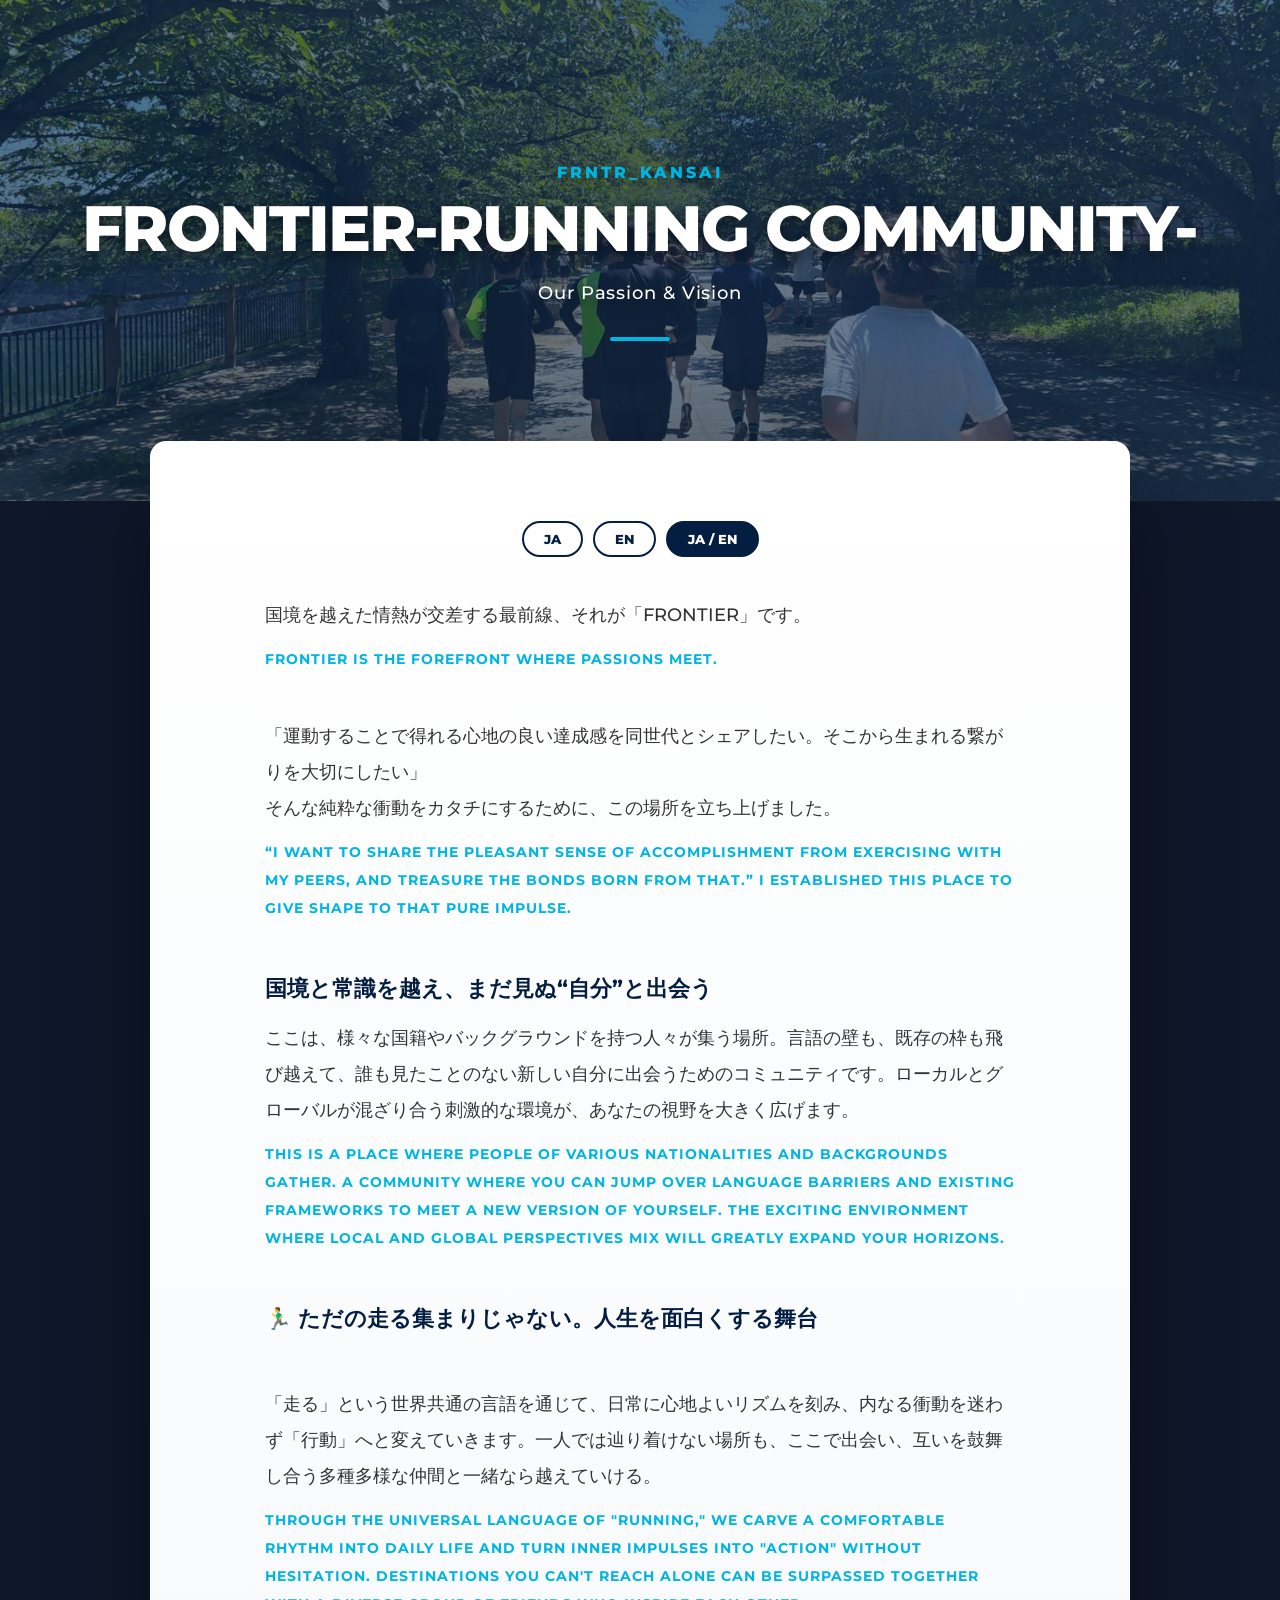
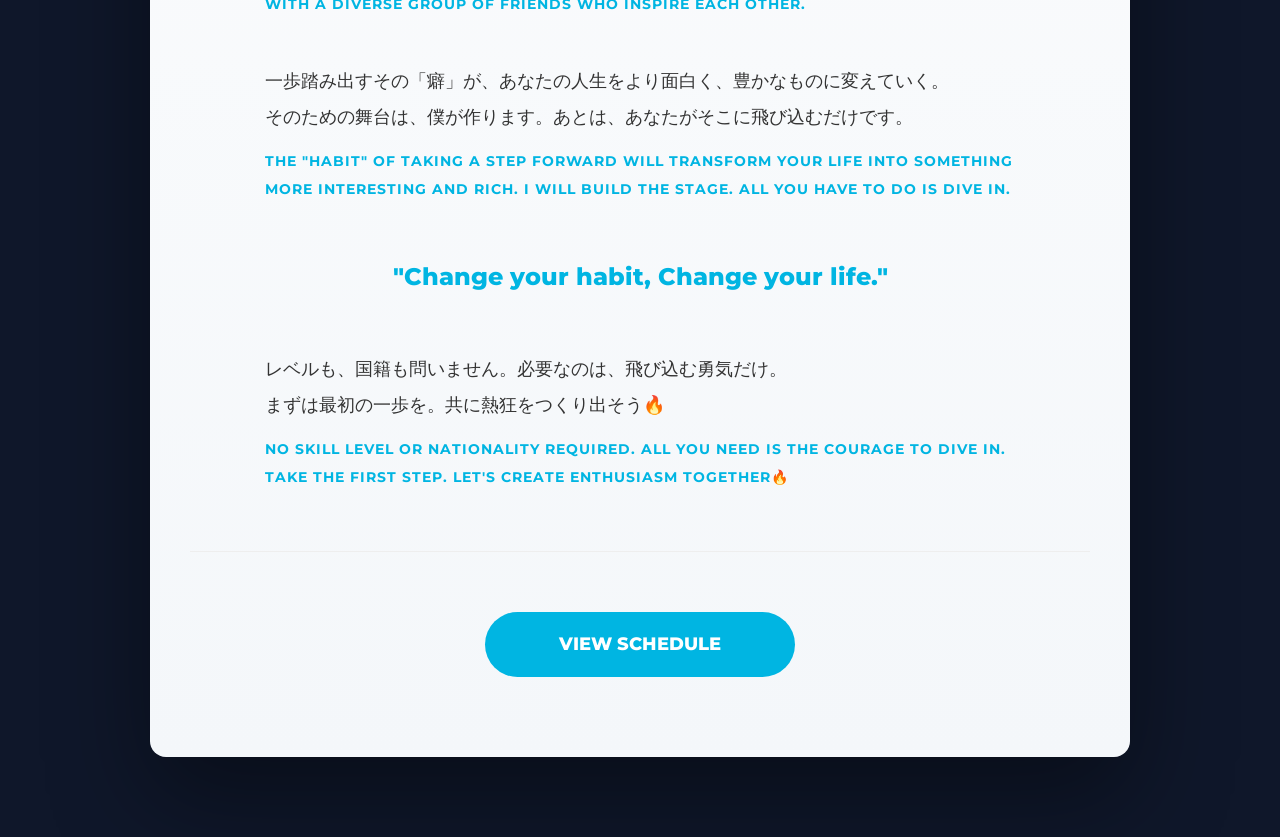
<file: what-is-frontier.html>
<!DOCTYPE html>
<html lang="ja">
<head>
    <meta charset="UTF-8">
    <meta name="viewport" content="width=device-width, initial-scale=1.0">
    <title>What is FRONTIER</title>
    <meta name="description" content="About our passion and vision. Learn what drives the Frontier community.">
    <link rel="stylesheet" href="style.css">
    <link href="https://fonts.googleapis.com/css2?family=Montserrat:wght@500;800&display=swap" rel="stylesheet">
    <style>
        .content-body { padding: 80px 40px; }
        .purpose-page-text { color: #333; text-align: left; max-width: 750px; margin: 0 auto; line-height: 2.0; }
        .purpose-page-text p { 
            margin-bottom: 45px; 
            font-size: 18px; 
            font-weight: 500; 
        }
        .purpose-page-text strong { color: var(--primary-navy); font-size: 1.2em; display: block; margin-bottom: 10px; }
        .purpose-page-text small { color: #00b5e2; font-size: 14px; font-weight: 700; display: block; margin-top: 12px; text-transform: uppercase; letter-spacing: 1px; }
        .back-nav { margin-top: 60px; border-top: 1px solid #eee; padding-top: 30px; }

        /* 共通CSSの待機時間(2.5s〜)を上書きして、ページ表示後すぐに出現させる */
        header .brand-tag { animation-delay: 0.1s; }
        header h1 { animation-delay: 0.2s; }
        header .subtitle { animation-delay: 0.3s; }

        /* 言語切り替えボタンのスタイル */
        .lang-switch { display: flex; justify-content: center; gap: 10px; margin-bottom: 40px; }
        .lang-btn { 
            padding: 8px 20px; border: 2px solid #041e42; background: transparent; 
            color: #041e42; font-family: 'Montserrat', sans-serif; font-weight: 800; 
            cursor: pointer; border-radius: 25px; transition: 0.3s; font-size: 13px;
        }
        .lang-btn.active { background: #041e42; color: white; }

        /* 表示制御ロジック */
        .content-body[data-lang="ja"] .lang-en { display: none; }
        .content-body[data-lang="en"] .lang-ja { display: none; }
        .content-body[data-lang="en"] .lang-en small { 
            font-size: 18px; color: #333; margin-top: 0; line-height: 1.8; text-transform: none;
        }
        /* BOTHの場合は既存のスタイル（対訳形式）を維持 */
        .content-body[data-lang="both"] .lang-en br { display: block; }
        .content-body[data-lang="ja"] br, .content-body[data-lang="en"] br { display: none; }
    </style>
</head>
<body>
    <header style="background-image: linear-gradient(rgba(4, 30, 66, 0.6), rgba(4, 30, 66, 0.6)), url('S__71516164_0.jpg'); animation: none;">
        <div class="brand-tag">frntr_kansai</div>
        <h1>FRONTIER-running community-</h1>
        <p class="subtitle">Our Passion & Vision</p>
    </header>

    <div class="container content-body">
        <!-- 言語切り替えトグル -->
        <div class="lang-switch reveal">
            <button class="lang-btn" data-lang-set="ja" onclick="setLanguage('ja')">JA</button>
            <button class="lang-btn" data-lang-set="en" onclick="setLanguage('en')">EN</button>
            <button class="lang-btn active" data-lang-set="both" onclick="setLanguage('both')">JA / EN</button>
        </div>

        <div id="text-content" class="purpose-page-text reveal">
            <p>
                <span class="lang-ja">国境を越えた情熱が交差する最前線、それが「FRONTIER」です。</span>
                <span class="lang-en"><br><small>Frontier is the forefront where passions meet.</small></span>
            </p>
            
            <p>
                <span class="lang-ja">「運動することで得れる心地の良い達成感を同世代とシェアしたい。そこから生まれる繋がりを大切にしたい」<br>

                そんな純粋な衝動をカタチにするために、この場所を立ち上げました。</span>
                <span class="lang-en"><br><small>“I want to share the pleasant sense of accomplishment from exercising with my peers, and treasure the bonds born from that.” I established this place to give shape to that pure impulse.</small></span>
            </p>
            
            <p>
                <span class="lang-ja"><strong> 国境と常識を越え、まだ見ぬ“自分”と出会う</strong>
                ここは、様々な国籍やバックグラウンドを持つ人々が集う場所。言語の壁も、既存の枠も飛び越えて、誰も見たことのない新しい自分に出会うためのコミュニティです。ローカルとグローバルが混ざり合う刺激的な環境が、あなたの視野を大きく広げます。</span>
                <span class="lang-en"><br><small>This is a place where people of various nationalities and backgrounds gather. A community where you can jump over language barriers and existing frameworks to meet a new version of yourself. The exciting environment where local and global perspectives mix will greatly expand your horizons.</small></span>
            </p>
            
            <p>
                <span class="lang-ja"><strong>🏃‍♂️ ただの走る集まりじゃない。人生を面白くする舞台</strong><br>
                「走る」という世界共通の言語を通じて、日常に心地よいリズムを刻み、内なる衝動を迷わず「行動」へと変えていきます。一人では辿り着けない場所も、ここで出会い、互いを鼓舞し合う多種多様な仲間と一緒なら越えていける。</span>
                <span class="lang-en"><br><small>Through the universal language of "running," we carve a comfortable rhythm into daily life and turn inner impulses into "action" without hesitation. Destinations you can't reach alone can be surpassed together with a diverse group of friends who inspire each other.</small></span>
            </p>

            <p>
                <span class="lang-ja">一歩踏み出すその「癖」が、あなたの人生をより面白く、豊かなものに変えていく。<br>
                そのための舞台は、僕が作ります。あとは、あなたがそこに飛び込むだけです。</span>
                <span class="lang-en"><br><small>The "habit" of taking a step forward will transform your life into something more interesting and rich. I will build the stage. All you have to do is dive in.</small></span>
            </p>
            
            <p style="font-size: 24px; font-weight: 800; color: #00b5e2; text-align: center; margin: 50px 0;">"Change your habit, Change your life."</p>
            
            <p>
                <span class="lang-ja">レベルも、国籍も問いません。必要なのは、飛び込む勇気だけ。<br>
                まずは最初の一歩を。共に熱狂をつくり出そう🔥</span>
                <span class="lang-en"><br><small>No skill level or nationality required. All you need is the courage to dive in. Take the first step. Let's create enthusiasm together🔥</small></span>
            </p>
        </div>

        <div class="back-nav" style="text-align: center;">
            <a href="index.html" class="btn">View Schedule</a>
        </div>
    </div>

    <script>
        const observer = new IntersectionObserver((entries) => {
            entries.forEach(entry => {
                if (entry.isIntersecting) {
                    entry.target.classList.add('active');
                }
            });
        }, { threshold: 0.1 });

        document.querySelectorAll('.reveal').forEach(el => observer.observe(el));

        // 言語切り替えロジック
        function setLanguage(lang) {
            const contentBody = document.querySelector('.content-body');
            contentBody.setAttribute('data-lang', lang);
            
            // ボタンの活性状態を更新
            document.querySelectorAll('.lang-btn').forEach(btn => {
                btn.classList.toggle('active', btn.getAttribute('data-lang-set') === lang);
            });

            // 設定を保存
            localStorage.setItem('frontier_lang', lang);
        }

        // 初期読み込み時に保存された設定を適用
        window.addEventListener('DOMContentLoaded', () => {
            const savedLang = localStorage.getItem('frontier_lang') || 'both';
            setLanguage(savedLang);
        });
    </script>
</body>
</html>
</file>
<file: style.css>
:root {
    --primary-navy: #041e42;
    --accent-blue: #00b5e2;
    --bg-light: #f8f9fa;
    --text-dark: #333;
    --transition-speed: 0.6s;
}

body {
    font-family: 'Montserrat', 'Helvetica Neue', Arial, 'Hiragino Kaku Gothic ProN', "Meiryo", sans-serif;
    font-display: swap;
    margin: 0;
    padding: 0;
    background-color: #0f172a; /* 視認性を高めた深めのネイビー */
    color: var(--text-dark);
    line-height: 1.6;
    overflow-x: hidden;
    scroll-behavior: smooth;
}
header {
    background-color: var(--primary-navy);
    background-image: linear-gradient(rgba(4, 30, 66, 0.4), rgba(4, 30, 66, 0.4)), url('S__71516164_0.jpg');
    background-size: cover;
    background-position: center;
    color: white;
    text-align: center;
    padding: 160px 20px;
    text-transform: uppercase;
    position: relative;
    overflow: hidden;
}

header::before {
    content: '';
    position: absolute;
    top: 0;
    left: 0;
    right: 0;
    bottom: 0;
    background-image: linear-gradient(rgba(4, 30, 66, 0.4), rgba(4, 30, 66, 0.4)), url('S__71712775.jpg');
    background-size: cover;
    background-position: center;
    z-index: 0;
    opacity: 0;
    animation: headerFade 12s infinite;
}

@keyframes headerFade {
    0%, 45% { opacity: 0; }
    55%, 90% { opacity: 1; }
    100% { opacity: 0; }
}

header::after {
    content: '';
    display: block;
    width: 60px;
    height: 4px;
    background: var(--accent-blue);
    margin: 30px auto 0;
    border-radius: 2px;
    position: relative;
    z-index: 1;
}

/* Entrance Animations */
header .brand-tag, header h1, header .subtitle, header .header-controls {
    animation: fadeDown 1s ease-out forwards;
    opacity: 0;
    text-shadow: 0 4px 15px rgba(0,0,0,0.5);
    position: relative;
    z-index: 1;
    pointer-events: none; /* アニメーション完了までクリック不可 */
}
/* カーテンが上がる2.2s〜3.0sに合わせて開始 */
header .brand-tag { animation-delay: 2.5s; }
header h1 { animation-delay: 2.7s; }
header .subtitle { animation-delay: 2.9s; }
header .header-controls { animation-delay: 3.1s; }

@keyframes fadeDown {
    from { opacity: 0; transform: translateY(-20px); }
    to { opacity: 1; transform: translateY(0); pointer-events: auto; }
}
.brand-tag { font-size: 16px; font-weight: 800; color: var(--accent-blue); letter-spacing: 3px; margin-bottom: 10px; }
h1 { margin: 0; font-size: clamp(32px, 8vw, 64px); font-weight: 800; letter-spacing: -0.03em; line-height: 1.0; }
.subtitle { font-size: 18px; margin-top: 20px; opacity: 0.9; font-weight: 500; line-height: 1.5; text-transform: none; letter-spacing: 0.05em; }

.header-controls {
    margin-top: 30px;
    display: flex;
    flex-direction: column;
    align-items: center;
    gap: 15px;
}
.info-toggle {
    background: transparent;
    border: 1px solid rgba(255, 255, 255, 0.4);
    color: white;
    padding: 12px 30px;
    border-radius: 20px;
    cursor: pointer;
    font-family: inherit;
    font-size: 12px;
    letter-spacing: 1px;
    transition: all 0.4s cubic-bezier(0.165, 0.84, 0.44, 1);
}
.info-toggle:hover { background: white; color: var(--primary-navy); transform: scale(1.05); }

.section-title {
    color: var(--primary-navy);
    font-size: 28px;
    margin-bottom: 40px;
    font-weight: 800;
    text-transform: uppercase;
    text-align: center;
    letter-spacing: 2px;
}

.container {
    max-width: 900px;
    margin: -60px auto 80px;
    /* 単なる白から、清潔感のある非常に薄い青のグラデーションへ */
    background: linear-gradient(180deg, #ffffff 0%, #f4f7fa 100%);
    padding: 60px 40px;
    border-radius: 16px;
    box-shadow: 0 40px 100px rgba(0, 0, 0, 0.4);
    position: relative;
    z-index: 10;
}

.event-date-section {
    display: flex;
    align-items: center;
    padding: 20px;
    margin-bottom: 20px;
    border-radius: 12px;
    background: white; /* カード本体を純白にして浮かび上がらせる */
    border: 1px solid rgba(0, 181, 226, 0.05);
    border-left: 6px solid transparent; /* ホバー時のアクセント用 */
    gap: 20px;
    transition: all 0.3s ease;
}
.event-date-section:hover {
    transform: translateX(10px) translateY(-5px);
    border-left-color: var(--accent-blue);
    box-shadow: 20px 20px 40px rgba(0, 0, 0, 0.1);
}

.date-badge {
    min-width: 90px;
    padding: 15px 10px;
    background: var(--bg-light);
    border-radius: 10px;
    text-align: center;
    font-size: 24px;
    font-weight: 800;
    color: var(--primary-navy);
    line-height: 1;
    transition: all 0.3s ease;
}
.date-badge span {
    display: block;
    font-size: 12px;
    color: var(--accent-blue);
    margin-top: 5px;
}
.event-date-section:hover .date-badge { background: var(--primary-navy); color: white; }

.event-content { flex-grow: 1; }
.event-content h3 { margin: 0; font-size: 20px; color: var(--primary-navy); display: flex; align-items: baseline; gap: 8px; }
.event-content h3 small { font-size: 12px; color: #666; }
.event-description { margin: 5px 0 10px; font-size: 15px; color: #444; }

.event-image {
    width: 150px;
    height: 100px;
    flex-shrink: 0;
    border-radius: 8px;
    overflow: hidden;
    box-shadow: 0 4px 10px rgba(0,0,0,0.1);
}
.event-image img {
    width: 100%;
    height: 100%;
    object-fit: cover;
    transition: transform 0.5s ease;
}
.event-date-section:hover .event-image img { transform: scale(1.1); }

/* Community Mood Carousel */
.mood-carousel-container {
    width: 100%;
    overflow: hidden;
    background: rgba(0, 0, 0, 0.2); /* 少し背景を透かして馴染ませる */
    padding: 40px 0;
    margin: 40px 0 80px 0;
    position: relative;
}
.carousel-track {
    display: flex;
    width: calc(300px * 8); /* 4枚 × 2セット */
    animation: scroll 20s linear infinite;
}
.carousel-item {
    width: 300px;
    height: 200px;
    flex-shrink: 0;
    padding: 0 10px;
}
.carousel-item img {
    width: 100%;
    height: 100%;
    object-fit: cover;
    border-radius: 10px;
    filter: grayscale(0.3);
    transition: 0.3s;
}
.carousel-item img:hover { filter: grayscale(0); transform: scale(1.05); }

@keyframes scroll {
    0% { transform: translateX(0); }
    100% { transform: translateX(calc(-300px * 4)); }
}

/* Photo Grid System */
.photo-feature-grid {
    display: grid;
    grid-template-columns: repeat(3, 1fr);
    gap: 15px;
    margin-bottom: 50px;
}
.photo-item {
    height: 200px;
    border-radius: 12px;
    overflow: hidden;
    box-shadow: 0 10px 20px rgba(0,0,0,0.1);
}
.photo-item img {
    width: 100%;
    height: 100%;
    object-fit: cover;
    transition: transform 0.5s ease;
}
.photo-item:hover img { transform: scale(1.08); }
.photo-item.wide { grid-column: span 2; }

.mid-page-image {
    width: 100%;
    border-radius: 12px;
    margin: 40px 0;
    box-shadow: 0 15px 35px rgba(0,0,0,0.15);
}

.map-link {
    color: var(--accent-blue);
    text-decoration: none;
    font-weight: 600;
    transition: opacity 0.3s;
}
.map-link:hover { opacity: 0.7; text-decoration: underline; }

.tag {
    display: inline-block;
    font-size: 11px;
    font-weight: 800;
    padding: 2px 8px;
    border-radius: 3px;
    background: #f0f0f0;
    color: #666;
    text-transform: uppercase;
}
.tag.coming { background: var(--primary-navy); color: white; }
.tag.alert { background: #d0021b; color: white; }
.tag.next { background: #2ecc71; color: white; margin-bottom: 8px; }
.tag.finished { background: #95a5a6; color: white; margin-bottom: 8px; }

.event-date-section.past-event {
    opacity: 0.6;
    filter: grayscale(0.8);
}

.event-date-section.night { background-color: #fcfcfc; }

.status-tag {
    display: inline-block;
    background: var(--accent-blue);
    color: white;
    padding: 5px 15px;
    font-weight: 800;
    font-size: 12px;
    margin-bottom: 10px;
    border-radius: 4px;
}

.social-section {
    margin-top: 40px;
    padding-top: 20px;
    border-top: 1px solid #eee;
    text-align: center;
}
.social-section p {
    font-size: 14px;
    color: #666;
    margin-bottom: 10px;
    font-weight: 500;
}
.social-section small { display: block; margin-top: 5px; color: #888; font-size: 12px; }
.instagram-link {
    color: #E1306C; /* Instagramのブランドカラー */
    text-decoration: none;
    font-weight: 800;
    font-size: 20px;
    display: inline-flex;
    align-items: center;
    gap: 10px;
    transition: transform 0.3s ease;
}
.instagram-link:hover {
    transform: scale(1.05);
}

.btn {
    display: inline-block;
    min-width: 250px;
    margin: 30px auto 0;
    padding: 18px 30px;
    background-color: var(--accent-blue);
    color: white;
    text-align: center;
    text-decoration: none;
    font-weight: 800;
    border-radius: 50px;
    font-size: 18px;
    transition: all 0.3s ease;
    text-transform: uppercase;
    border: none;
    cursor: pointer;
}
.btn:hover { background-color: #0094ba; transform: translateY(-2px); box-shadow: 0 5px 15px rgba(0,181,226,0.4); }

/* Scroll Reveal */
.reveal {
    opacity: 0;
    transform: translateY(30px);
    transition: opacity var(--transition-speed) ease-out, transform var(--transition-speed) ease-out;
}
.reveal.active {
    opacity: 1;
    transform: translateY(0);
}

@media (max-width: 600px) {
    .event-date-section {
        flex-direction: column;
        gap: 15px;
    }
    .event-image {
        width: 100%;
        height: 180px;
    }
    .photo-feature-grid {
        grid-template-columns: 1fr 1fr;
    }
}

/* --- Opening Animation Styles --- */
#intro-curtain {
    position: fixed;
    top: 0;
    left: 0;
    width: 100%;
    height: 100%;
    background-color: var(--primary-navy);
    z-index: 10000; /* 全ての要素の上に配置 */
    display: flex;
    justify-content: center;
    align-items: center;
    animation: liftUp 0.8s cubic-bezier(0.85, 0, 0.15, 1) 2.2s forwards, 
               hideIntro 0s forwards 3.0s;
}
@keyframes hideIntro {
    to { pointer-events: none; visibility: hidden; }
}
#intro-logo {
    color: white;
    text-align: center;
    opacity: 0;
    animation: logoFade 1s ease-out 0.5s forwards;
}
.logo-main {
    font-size: clamp(24px, 6vw, 42px);
    font-weight: 800;
    letter-spacing: 2px;
    margin-bottom: 10px;
    text-transform: uppercase;
}
.logo-sub {
    font-size: clamp(14px, 3vw, 18px);
    font-weight: 500;
    letter-spacing: 1px;
    opacity: 0.8;
}
@keyframes logoFade {
    to { opacity: 1; transform: translateY(-5px); }
}
@keyframes liftUp {
    to { transform: translateY(-100%); }
}
</file>
